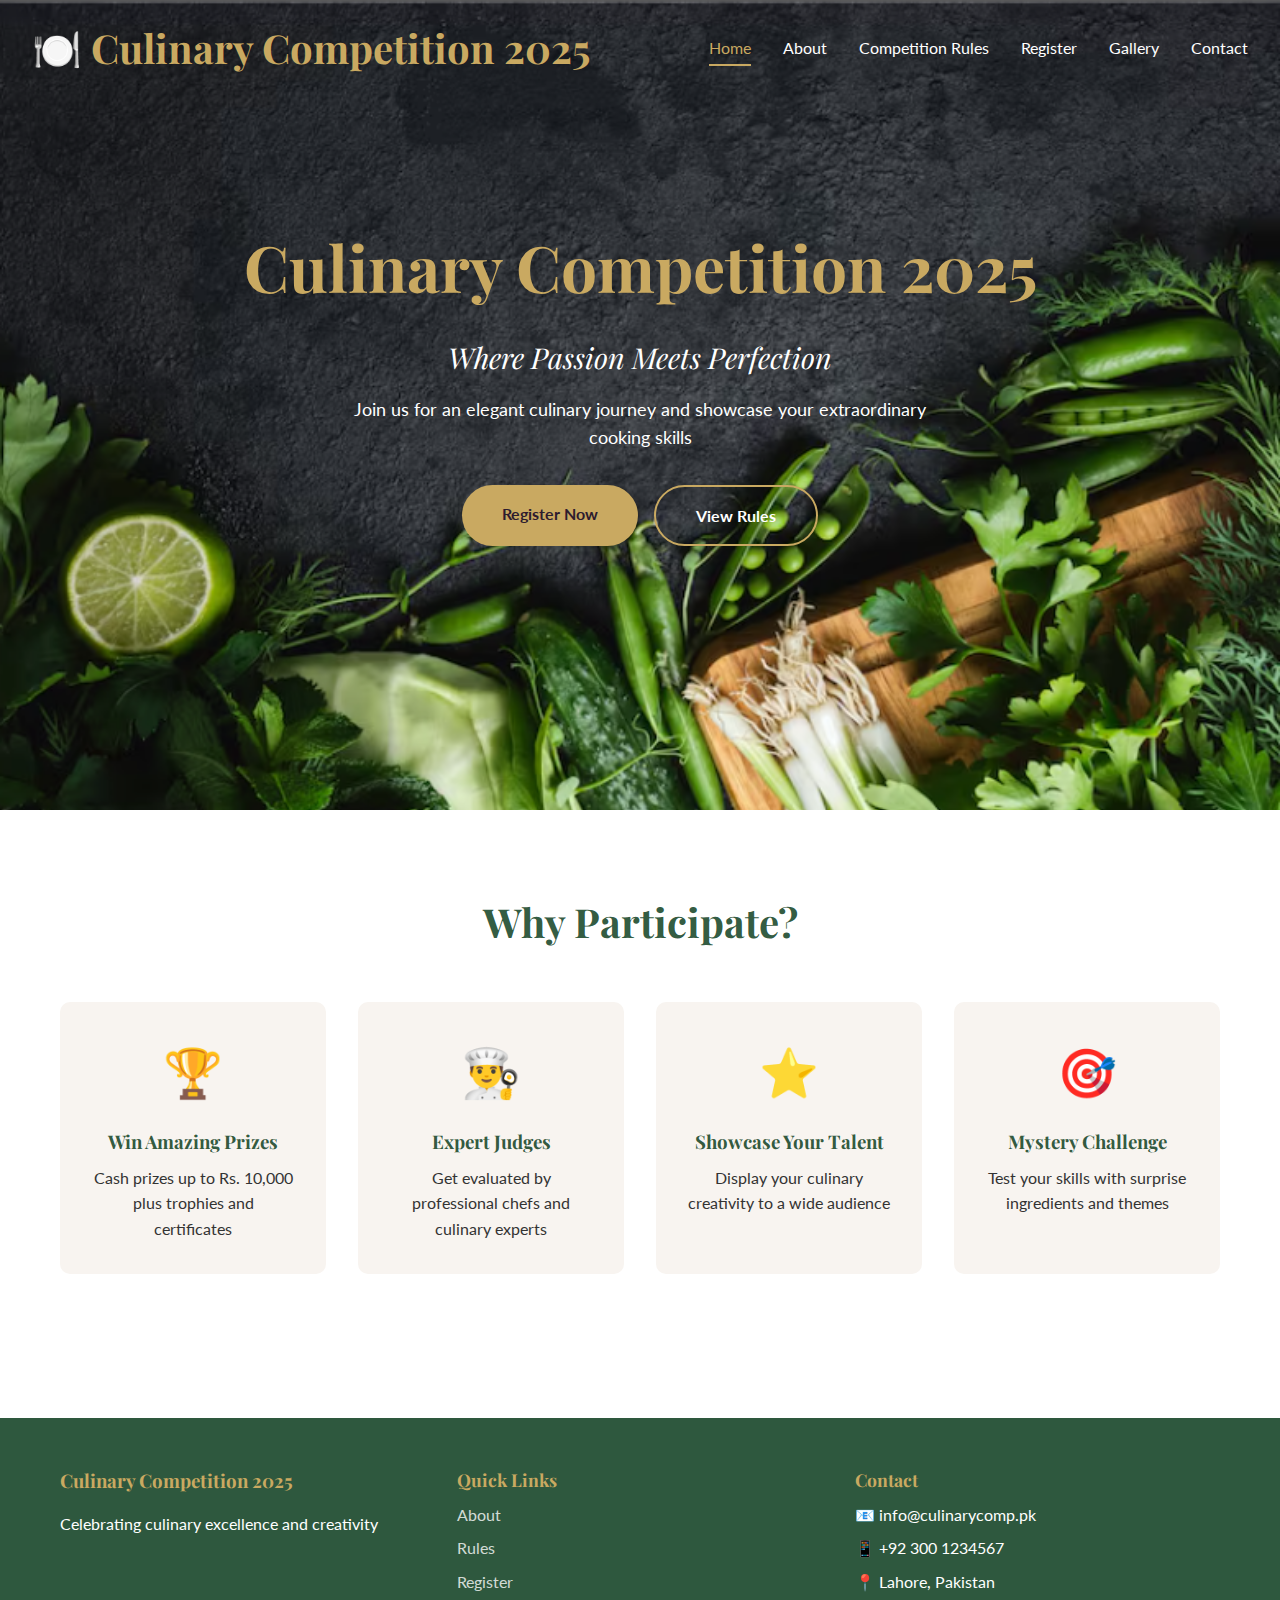
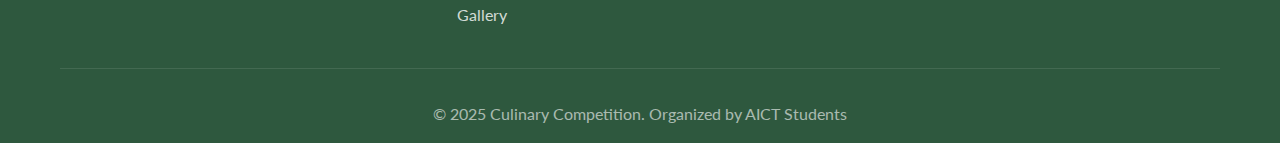
<file: index.html>
<!DOCTYPE html>
<html lang="en">
<head>
    <meta charset="UTF-8">
    <meta name="viewport" content="width=device-width, initial-scale=1.0">
    <title>Culinary Competition 2025</title>
    <link href="https://fonts.googleapis.com/css2?family=Playfair+Display:wght@400;700&family=Lato:wght@300;400;700&display=swap" rel="stylesheet">
    <link rel="stylesheet" href="style.css">
</head>
<body>
    <header class="main-header">
        <nav class="navbar">
            <div class="logo">🍽️ Culinary Competition 2025</div>
            <div class="nav-links">
                <a href="index.html" class="active">Home</a>
                <a href="about.html">About</a>
                <a href="rules.html">Competition Rules</a>
                <a href="register.html">Register</a>
                <a href="gallery.html">Gallery</a>
                <a href="contact.html">Contact</a>
            </div>
        </nav>
    </header>

    <section class="hero">
        <div class="hero-overlay">
            <h1 class="hero-title">Culinary Competition 2025</h1>
            <p class="hero-subtitle">Where Passion Meets Perfection</p>
            <p class="hero-description">Join us for an elegant culinary journey and showcase your extraordinary cooking skills</p>
            <div class="hero-buttons">
                <a href="register.html" class="btn btn-primary">Register Now</a>
                <a href="rules.html" class="btn btn-secondary">View Rules</a>
            </div>
        </div>
    </section>

    <section class="highlights">
        <div class="container">
            <h2 class="section-title">Why Participate?</h2>
            <div class="highlights-grid">
                <div class="highlight-card">
                    <div class="icon">🏆</div>
                    <h3>Win Amazing Prizes</h3>
                    <p>Cash prizes up to Rs. 10,000 plus trophies and certificates</p>
                </div>
                <div class="highlight-card">
                    <div class="icon">👨‍🍳</div>
                    <h3>Expert Judges</h3>
                    <p>Get evaluated by professional chefs and culinary experts</p>
                </div>
                <div class="highlight-card">
                    <div class="icon">⭐</div>
                    <h3>Showcase Your Talent</h3>
                    <p>Display your culinary creativity to a wide audience</p>
                </div>
                <div class="highlight-card">
                    <div class="icon">🎯</div>
                    <h3>Mystery Challenge</h3>
                    <p>Test your skills with surprise ingredients and themes</p>
                </div>
            </div>
        </div>
    </section>

    <footer class="main-footer">
        <div class="container">
            <div class="footer-content">
                <div class="footer-section">
                    <h3>Culinary Competition 2025</h3>
                    <p>Celebrating culinary excellence and creativity</p>
                </div>
                <div class="footer-section">
                    <h4>Quick Links</h4>
                    <a href="about.html">About</a>
                    <a href="rules.html">Rules</a>
                    <a href="register.html">Register</a>
                    <a href="gallery.html">Gallery</a>
                </div>
                <div class="footer-section">
                    <h4>Contact</h4>
                    <p>📧 info@culinarycomp.pk</p>
                    <p>📱 +92 300 1234567</p>
                    <p>📍 Lahore, Pakistan</p>
                </div>
            </div>
            <div class="footer-bottom">
                <p>&copy; 2025 Culinary Competition. Organized by AICT Students</p>
            </div>
        </div>
    </footer>
</body>
</html>
</file>
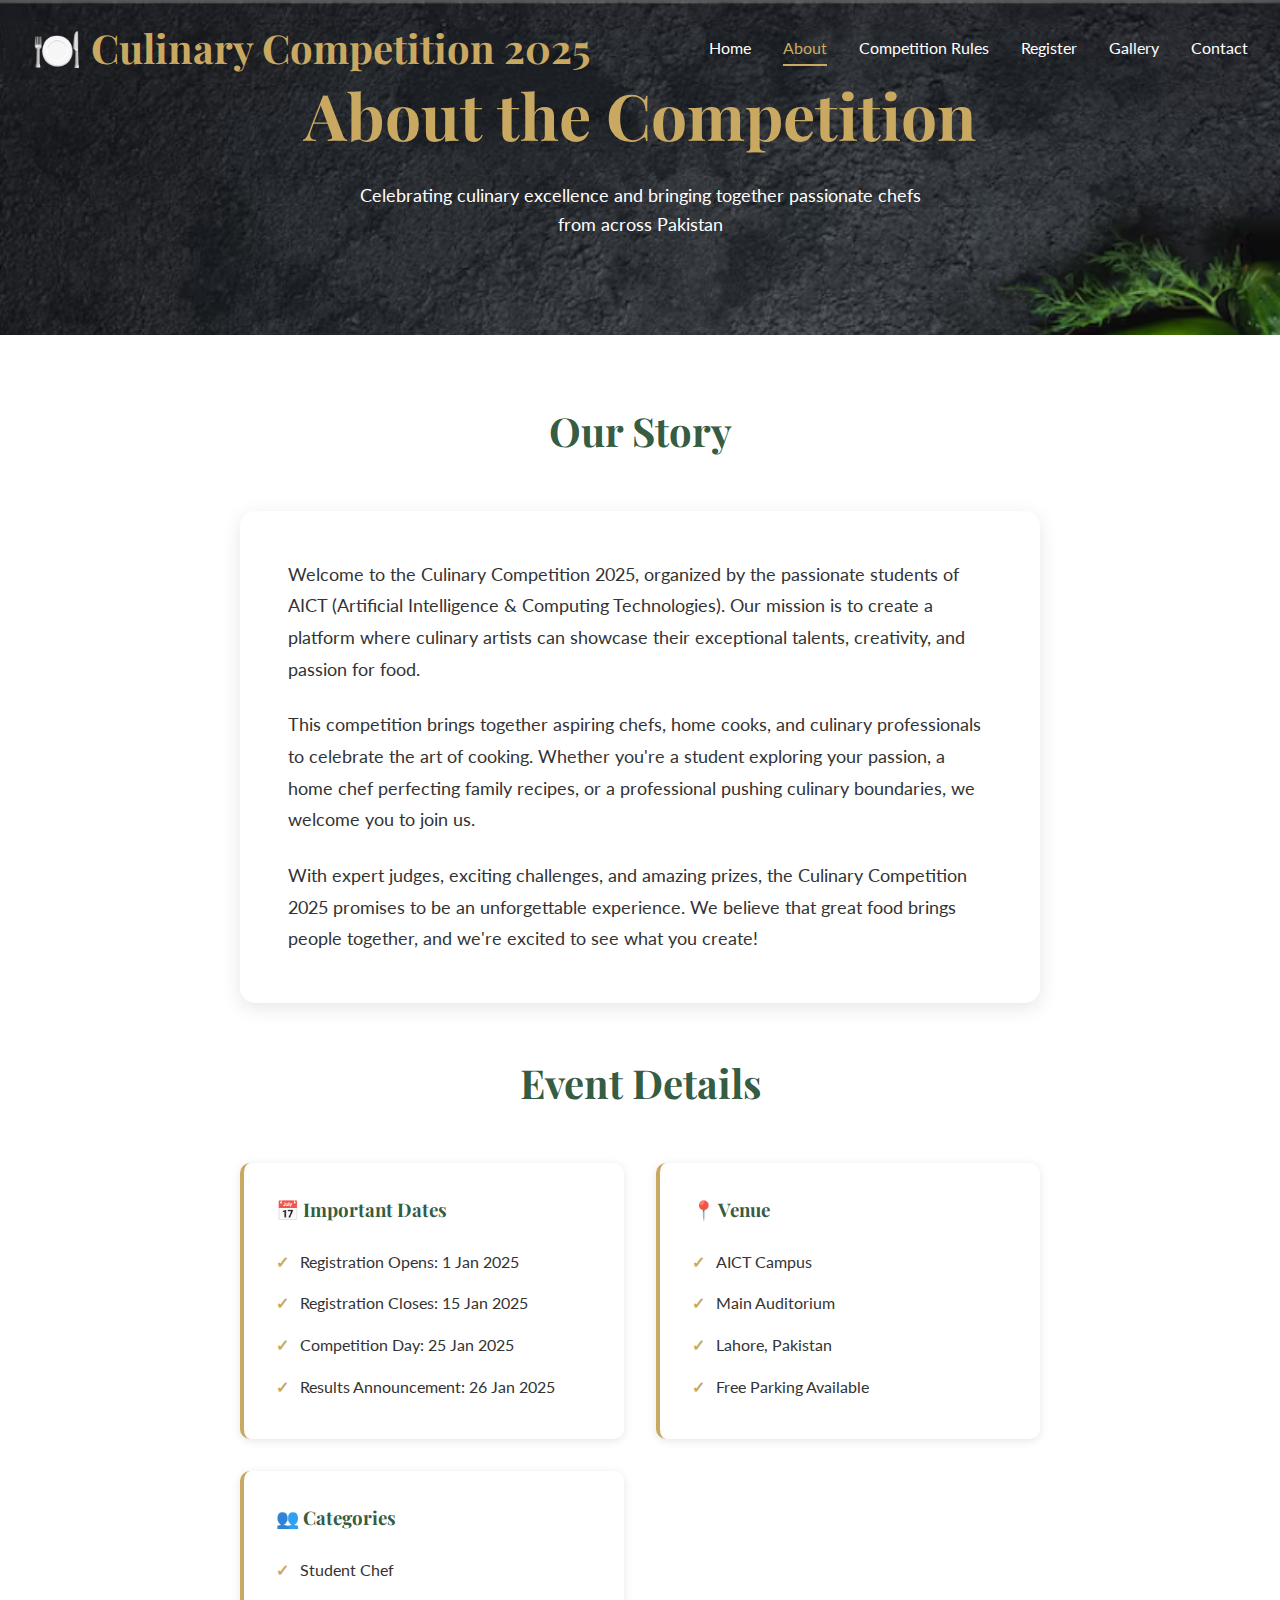
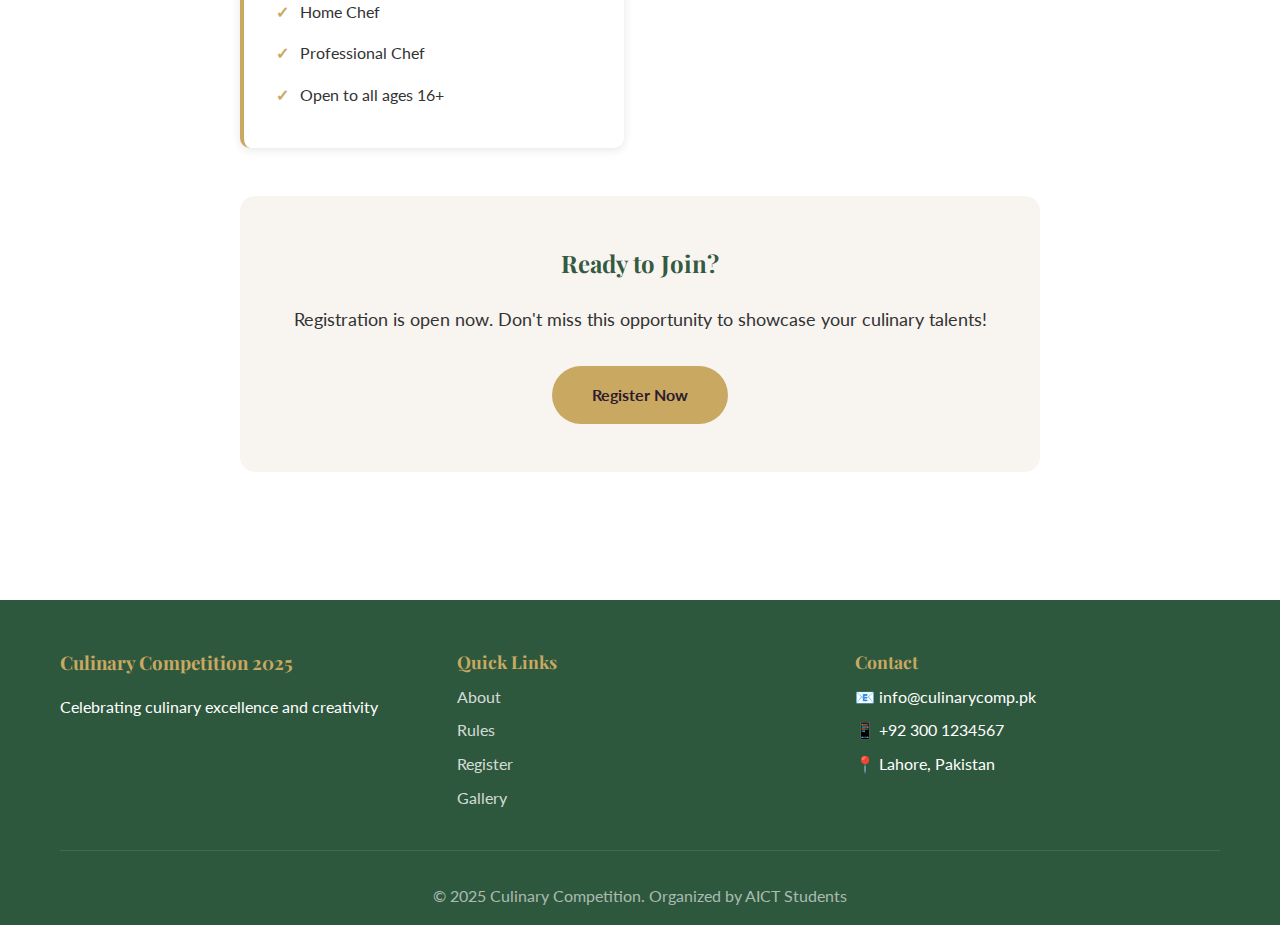
<file: about.html>
<!DOCTYPE html>
<html lang="en">
<head>
    <meta charset="UTF-8">
    <meta name="viewport" content="width=device-width, initial-scale=1.0">
    <title>About - Culinary Competition 2025</title>
    <link href="https://fonts.googleapis.com/css2?family=Playfair+Display:wght@400;700&family=Lato:wght@300;400;700&display=swap" rel="stylesheet">
    <link rel="stylesheet" href="style.css">
</head>
<body>
    <header class="main-header">
        <nav class="navbar">
            <div class="logo">🍽️ Culinary Competition 2025</div>
            <div class="nav-links">
                <a href="index.html">Home</a>
                <a href="about.html" class="active">About</a>
                <a href="rules.html">Competition Rules</a>
                <a href="register.html">Register</a>
                <a href="gallery.html">Gallery</a>
                <a href="contact.html">Contact</a>
            </div>
        </nav>
    </header>

    <section class="hero rules-hero">
        <div class="hero-overlay">
            <h1 class="hero-title">About the Competition</h1>
            <p class="hero-description">Celebrating culinary excellence and bringing together passionate chefs from across Pakistan</p>
        </div>
    </section>

    <section class="rules-content">
        <div class="container">
            <div style="max-width: 800px; margin: 0 auto;">
                <h2 class="section-title">Our Story</h2>
                <div style="background: white; padding: 3rem; border-radius: 15px; box-shadow: 0 5px 20px rgba(0,0,0,0.1); margin-bottom: 3rem;">
                    <p style="font-size: 1.1rem; line-height: 1.8; margin-bottom: 1.5rem;">
                        Welcome to the Culinary Competition 2025, organized by the passionate students of AICT (Artificial Intelligence & Computing Technologies). Our mission is to create a platform where culinary artists can showcase their exceptional talents, creativity, and passion for food.
                    </p>
                    <p style="font-size: 1.1rem; line-height: 1.8; margin-bottom: 1.5rem;">
                        This competition brings together aspiring chefs, home cooks, and culinary professionals to celebrate the art of cooking. Whether you're a student exploring your passion, a home chef perfecting family recipes, or a professional pushing culinary boundaries, we welcome you to join us.
                    </p>
                    <p style="font-size: 1.1rem; line-height: 1.8;">
                        With expert judges, exciting challenges, and amazing prizes, the Culinary Competition 2025 promises to be an unforgettable experience. We believe that great food brings people together, and we're excited to see what you create!
                    </p>
                </div>

                <h2 class="section-title">Event Details</h2>
                <div class="rules-grid">
                    <div class="rule-card">
                        <h3>📅 Important Dates</h3>
                        <ul>
                            <li>Registration Opens: 1 Jan 2025</li>
                            <li>Registration Closes: 15 Jan 2025</li>
                            <li>Competition Day: 25 Jan 2025</li>
                            <li>Results Announcement: 26 Jan 2025</li>
                        </ul>
                    </div>
                    <div class="rule-card">
                        <h3>📍 Venue</h3>
                        <ul>
                            <li>AICT Campus</li>
                            <li>Main Auditorium</li>
                            <li>Lahore, Pakistan</li>
                            <li>Free Parking Available</li>
                        </ul>
                    </div>
                    <div class="rule-card">
                        <h3>👥 Categories</h3>
                        <ul>
                            <li>Student Chef</li>
                            <li>Home Chef</li>
                            <li>Professional Chef</li>
                            <li>Open to all ages 16+</li>
                        </ul>
                    </div>
                </div>

                <div style="background: var(--light); padding: 3rem; border-radius: 15px; margin-top: 3rem; text-align: center;">
                    <h2 style="color: var(--primary); margin-bottom: 1.5rem;">Ready to Join?</h2>
                    <p style="font-size: 1.1rem; margin-bottom: 2rem;">Registration is open now. Don't miss this opportunity to showcase your culinary talents!</p>
                    <a href="register.html" class="btn btn-primary">Register Now</a>
                </div>
            </div>
        </div>
    </section>

    <footer class="main-footer">
        <div class="container">
            <div class="footer-content">
                <div class="footer-section">
                    <h3>Culinary Competition 2025</h3>
                    <p>Celebrating culinary excellence and creativity</p>
                </div>
                <div class="footer-section">
                    <h4>Quick Links</h4>
                    <a href="about.html">About</a>
                    <a href="rules.html">Rules</a>
                    <a href="register.html">Register</a>
                    <a href="gallery.html">Gallery</a>
                </div>
                <div class="footer-section">
                    <h4>Contact</h4>
                    <p>📧 info@culinarycomp.pk</p>
                    <p>📱 +92 300 1234567</p>
                    <p>📍 Lahore, Pakistan</p>
                </div>
            </div>
            <div class="footer-bottom">
                <p>&copy; 2025 Culinary Competition. Organized by AICT Students</p>
            </div>
        </div>
    </footer>
</body>
</html>
</file>
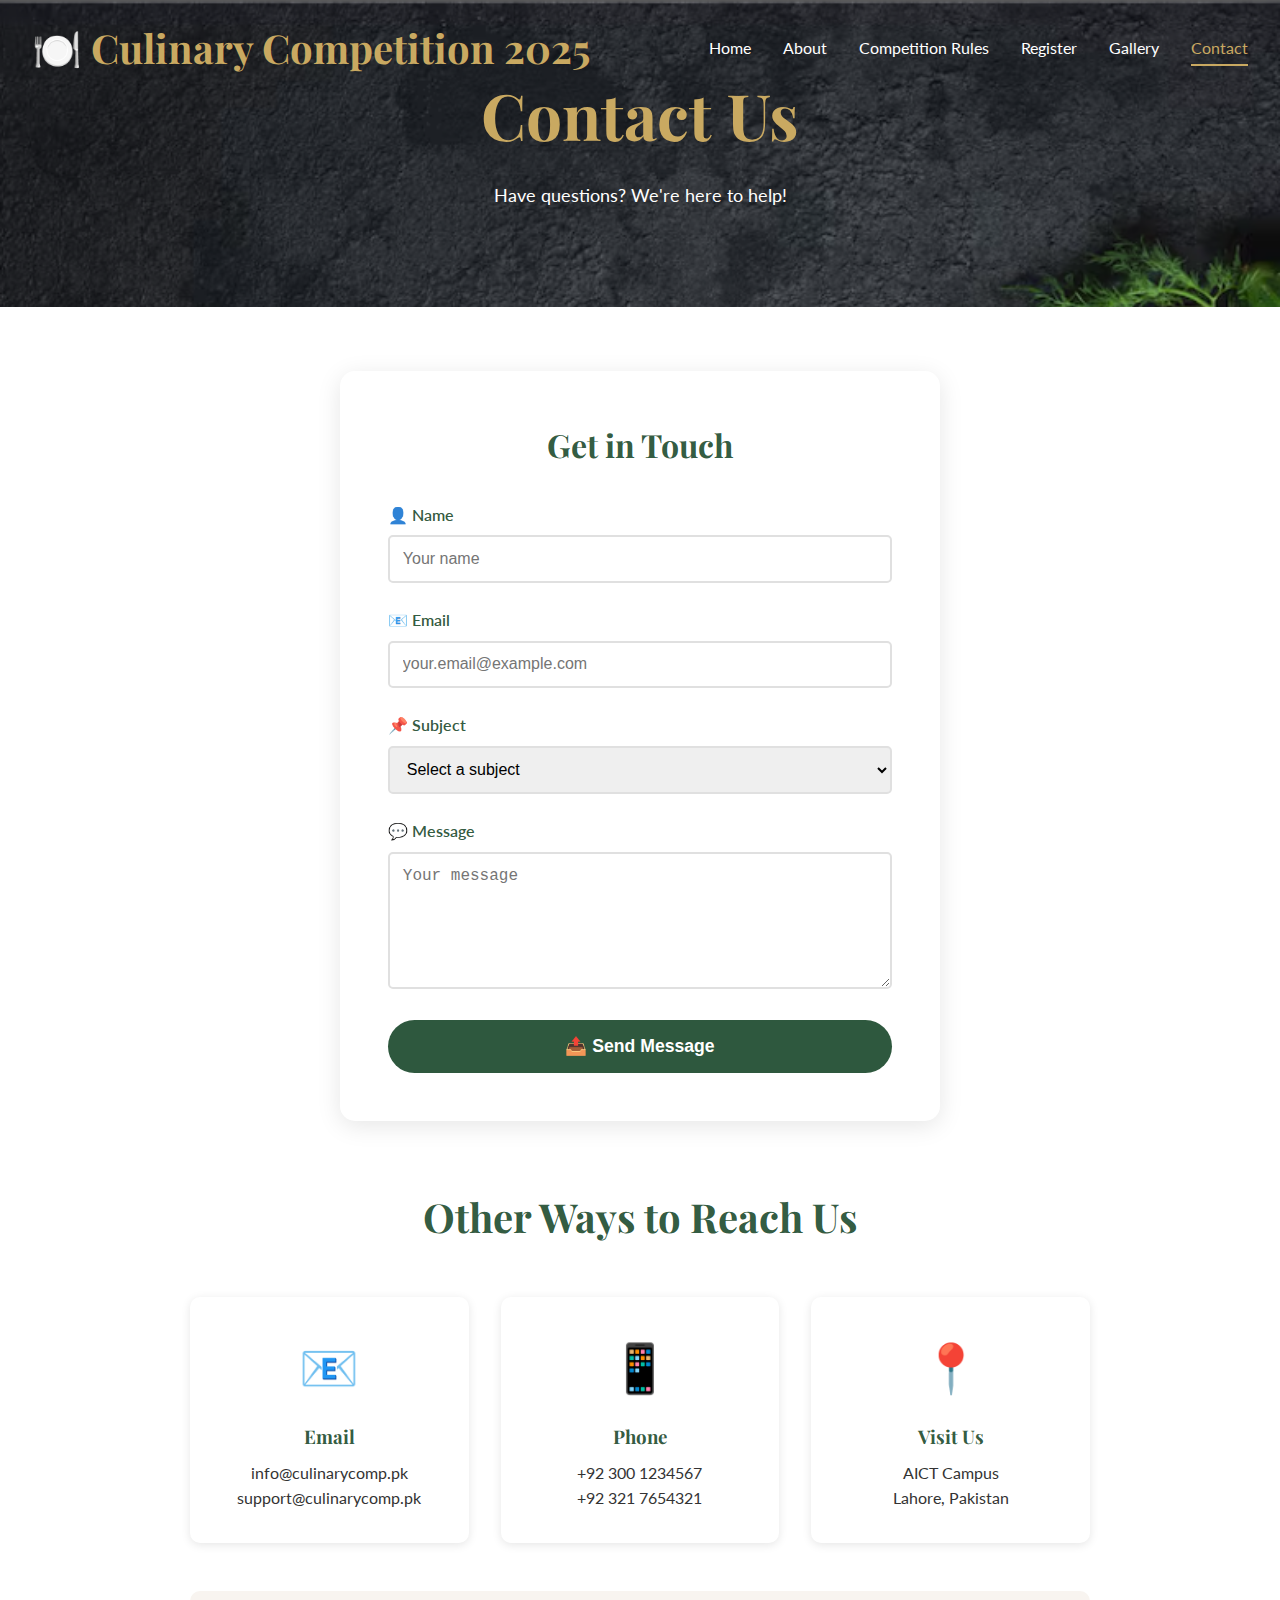
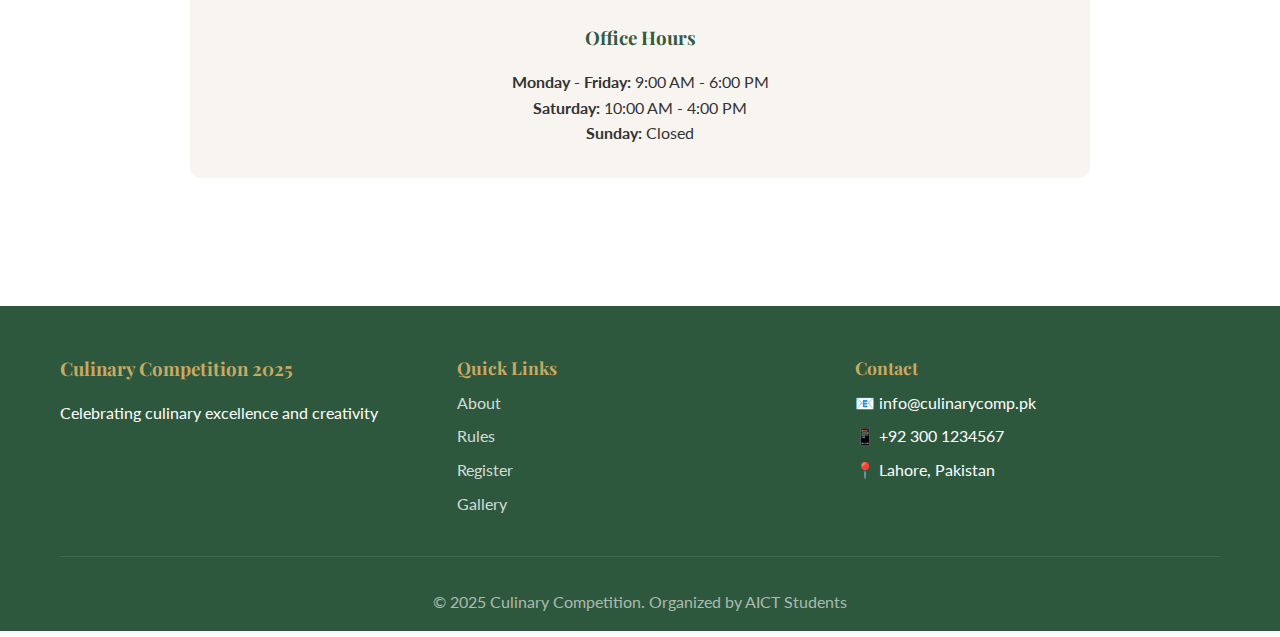
<file: contact.html>
<!DOCTYPE html>
<html lang="en">
<head>
    <meta charset="UTF-8">
    <meta name="viewport" content="width=device-width, initial-scale=1.0">
    <title>Contact Us - Culinary Competition 2025</title>
    <link href="https://fonts.googleapis.com/css2?family=Playfair+Display:wght@400;700&family=Lato:wght@300;400;700&display=swap" rel="stylesheet">
    <link rel="stylesheet" href="style.css">
</head>
<body>
    <header class="main-header">
        <nav class="navbar">
            <div class="logo">🍽️ Culinary Competition 2025</div>
            <div class="nav-links">
                <a href="index.html">Home</a>
                <a href="about.html">About</a>
                <a href="rules.html">Competition Rules</a>
                <a href="register.html">Register</a>
                <a href="gallery.html">Gallery</a>
                <a href="contact.html" class="active">Contact</a>
            </div>
        </nav>
    </header>

    <section class="hero rules-hero">
        <div class="hero-overlay">
            <h1 class="hero-title">Contact Us</h1>
            <p class="hero-description">Have questions? We're here to help!</p>
        </div>
    </section>

    <section class="contact-section">
        <div class="container">
            <div class="contact-container">
                <h1>Get in Touch</h1>
                <form id="contactForm">
                    <div class="form-group">
                        <label for="name">👤 Name</label>
                        <input type="text" id="name" name="name" placeholder="Your name" required>
                    </div>

                    <div class="form-group">
                        <label for="email">📧 Email</label>
                        <input type="email" id="email" name="email" placeholder="your.email@example.com" required>
                    </div>

                    <div class="form-group">
                        <label for="subject">📌 Subject</label>
                        <select id="subject" name="subject" required>
                            <option value="">Select a subject</option>
                            <option value="registration">Registration Query</option>
                            <option value="rules">Competition Rules</option>
                            <option value="venue">Venue Information</option>
                            <option value="prizes">Prize Details</option>
                            <option value="other">Other</option>
                        </select>
                    </div>

                    <div class="form-group">
                        <label for="message">💬 Message</label>
                        <textarea id="message" name="message" rows="6" placeholder="Your message" required></textarea>
                    </div>

                    <button type="submit" class="submit-btn">📤 Send Message</button>
                </form>

                <div id="successMsg" style="display: none; margin-top: 2rem; padding: 1.5rem; background: #d4edda; border-radius: 10px; text-align: center;">
                    <h3 style="color: #155724; margin-bottom: 0.5rem;">✅ Message Sent!</h3>
                    <p style="color: #155724;">We'll get back to you within 24 hours.</p>
                </div>
            </div>

            <div style="max-width: 900px; margin: 4rem auto 0;">
                <h2 class="section-title">Other Ways to Reach Us</h2>
                <div style="display: grid; grid-template-columns: repeat(auto-fit, minmax(250px, 1fr)); gap: 2rem; margin-top: 2rem;">
                    <div style="background: white; padding: 2rem; border-radius: 10px; text-align: center; box-shadow: 0 2px 10px rgba(0,0,0,0.1);">
                        <div style="font-size: 3rem; margin-bottom: 1rem;">📧</div>
                        <h3 style="color: var(--primary); margin-bottom: 0.5rem;">Email</h3>
                        <p>info@culinarycomp.pk</p>
                        <p>support@culinarycomp.pk</p>
                    </div>

                    <div style="background: white; padding: 2rem; border-radius: 10px; text-align: center; box-shadow: 0 2px 10px rgba(0,0,0,0.1);">
                        <div style="font-size: 3rem; margin-bottom: 1rem;">📱</div>
                        <h3 style="color: var(--primary); margin-bottom: 0.5rem;">Phone</h3>
                        <p>+92 300 1234567</p>
                        <p>+92 321 7654321</p>
                    </div>

                    <div style="background: white; padding: 2rem; border-radius: 10px; text-align: center; box-shadow: 0 2px 10px rgba(0,0,0,0.1);">
                        <div style="font-size: 3rem; margin-bottom: 1rem;">📍</div>
                        <h3 style="color: var(--primary); margin-bottom: 0.5rem;">Visit Us</h3>
                        <p>AICT Campus</p>
                        <p>Lahore, Pakistan</p>
                    </div>
                </div>

                <div style="background: var(--light); padding: 2rem; border-radius: 10px; margin-top: 3rem; text-align: center;">
                    <h3 style="color: var(--primary); margin-bottom: 1rem;">Office Hours</h3>
                    <p><strong>Monday - Friday:</strong> 9:00 AM - 6:00 PM</p>
                    <p><strong>Saturday:</strong> 10:00 AM - 4:00 PM</p>
                    <p><strong>Sunday:</strong> Closed</p>
                </div>
            </div>
        </div>
    </section>

    <footer class="main-footer">
        <div class="container">
            <div class="footer-content">
                <div class="footer-section">
                    <h3>Culinary Competition 2025</h3>
                    <p>Celebrating culinary excellence and creativity</p>
                </div>
                <div class="footer-section">
                    <h4>Quick Links</h4>
                    <a href="about.html">About</a>
                    <a href="rules.html">Rules</a>
                    <a href="register.html">Register</a>
                    <a href="gallery.html">Gallery</a>
                </div>
                <div class="footer-section">
                    <h4>Contact</h4>
                    <p>📧 info@culinarycomp.pk</p>
                    <p>📱 +92 300 1234567</p>
                    <p>📍 Lahore, Pakistan</p>
                </div>
            </div>
            <div class="footer-bottom">
                <p>&copy; 2025 Culinary Competition. Organized by AICT Students</p>
            </div>
        </div>
    </footer>

    <script>
        document.getElementById('contactForm').addEventListener('submit', function(e) {
            e.preventDefault();
            
            // Show success message
            document.getElementById('successMsg').style.display = 'block';
            
            // Scroll to message
            document.getElementById('successMsg').scrollIntoView({ behavior: 'smooth', block: 'center' });
            
            // Reset form after 2 seconds
            setTimeout(() => {
                this.reset();
            }, 2000);
        });
    </script>
</body>
</html>
</file>
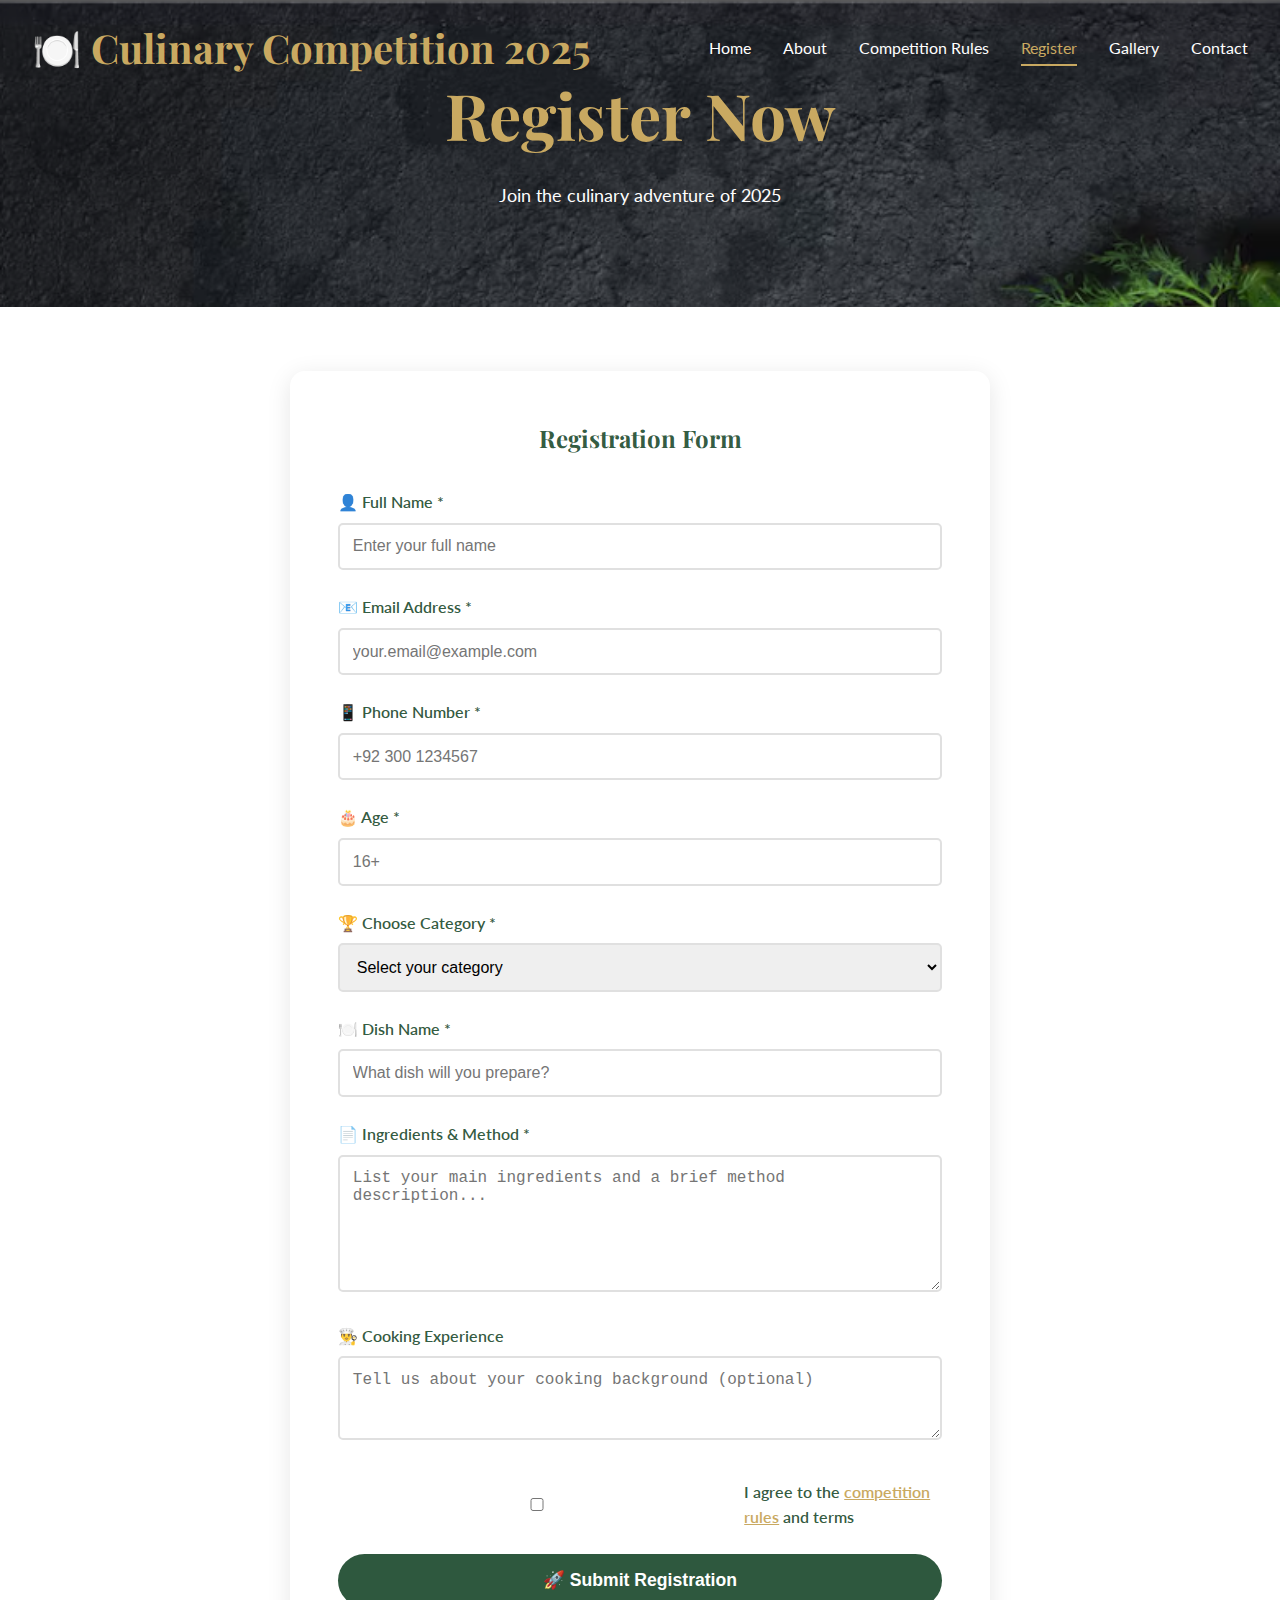
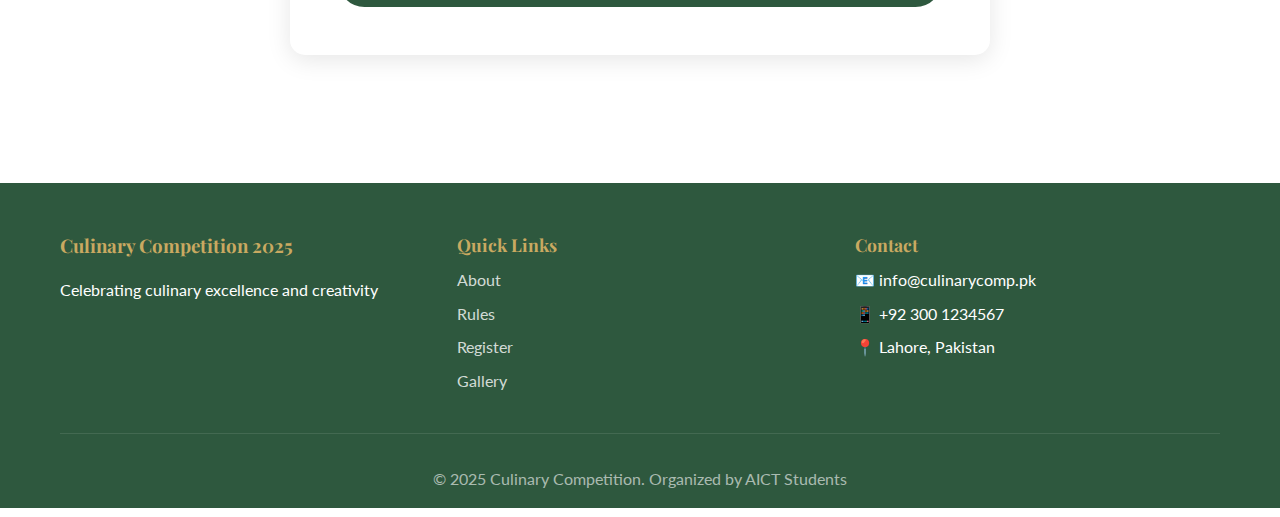
<file: register.html>
<!DOCTYPE html>
<html lang="en">
<head>
    <meta charset="UTF-8">
    <meta name="viewport" content="width=device-width, initial-scale=1.0">
    <title>Register - Culinary Competition 2025</title>
    <link href="https://fonts.googleapis.com/css2?family=Playfair+Display:wght@400;700&family=Lato:wght@300;400;700&display=swap" rel="stylesheet">
    <link rel="stylesheet" href="style.css">
</head>
<body>
    <header class="main-header">
        <nav class="navbar">
            <div class="logo">🍽️ Culinary Competition 2025</div>
            <div class="nav-links">
                <a href="index.html">Home</a>
                <a href="about.html">About</a>
                <a href="rules.html">Competition Rules</a>
                <a href="register.html" class="active">Register</a>
                <a href="gallery.html">Gallery</a>
                <a href="contact.html">Contact</a>
            </div>
        </nav>
    </header>

    <section class="hero rules-hero">
        <div class="hero-overlay">
            <h1 class="hero-title">Register Now</h1>
            <p class="hero-description">Join the culinary adventure of 2025</p>
        </div>
    </section>

    <section class="register-section">
        <div class="container">
            <div class="form-container">
                <h2 style="text-align: center; color: var(--primary); margin-bottom: 2rem;">Registration Form</h2>
                <form id="registrationForm">
                    <div class="form-group">
                        <label for="fullname">👤 Full Name *</label>
                        <input type="text" id="fullname" name="fullname" placeholder="Enter your full name" required>
                    </div>

                    <div class="form-group">
                        <label for="email">📧 Email Address *</label>
                        <input type="email" id="email" name="email" placeholder="your.email@example.com" required>
                    </div>

                    <div class="form-group">
                        <label for="phone">📱 Phone Number *</label>
                        <input type="tel" id="phone" name="phone" placeholder="+92 300 1234567" required>
                    </div>

                    <div class="form-group">
                        <label for="age">🎂 Age *</label>
                        <input type="number" id="age" name="age" placeholder="16+" min="16" required>
                    </div>

                    <div class="form-group">
                        <label for="category">🏆 Choose Category *</label>
                        <select id="category" name="category" required>
                            <option value="">Select your category</option>
                            <option value="student">Student Chef (16-25 years)</option>
                            <option value="home">Home Chef (Amateur)</option>
                            <option value="professional">Professional Chef</option>
                        </select>
                    </div>

                    <div class="form-group">
                        <label for="dish">🍽️ Dish Name *</label>
                        <input type="text" id="dish" name="dish" placeholder="What dish will you prepare?" required>
                    </div>

                    <div class="form-group">
                        <label for="ingredients">📄 Ingredients & Method *</label>
                        <textarea id="ingredients" name="ingredients" rows="6" placeholder="List your main ingredients and a brief method description..." required></textarea>
                    </div>

                    <div class="form-group">
                        <label for="experience">👨‍🍳 Cooking Experience</label>
                        <textarea id="experience" name="experience" rows="3" placeholder="Tell us about your cooking background (optional)"></textarea>
                    </div>
                    <div class="form-group" style="margin-top: 2rem;">
                        <label style="display: flex; align-items: center; gap: 0.5rem; cursor: pointer;">
                            <input type="checkbox" required>
                            <span>I agree to the <a href="rules.html" style="color: var(--accent);">competition rules</a> and terms</span>
                        </label>
                    </div>

                    <button type="submit" class="submit-btn">🚀 Submit Registration</button>
                </form>

                <div id="successMessage" style="display: none; margin-top: 2rem; padding: 1.5rem; background: #d4edda; border-radius: 10px; text-align: center;">
                    <h3 style="color: #155724; margin-bottom: 0.5rem;">✅ Registration Successful!</h3>
                    <p style="color: #155724;">Thank you for registering. We'll contact you soon with more details.</p>
                </div>
            </div>
        </div>
    </section>

    <footer class="main-footer">
        <div class="container">
            <div class="footer-content">
                <div class="footer-section">
                    <h3>Culinary Competition 2025</h3>
                    <p>Celebrating culinary excellence and creativity</p>
                </div>
                <div class="footer-section">
                    <h4>Quick Links</h4>
                    <a href="about.html">About</a>
                    <a href="rules.html">Rules</a>
                    <a href="register.html">Register</a>
                    <a href="gallery.html">Gallery</a>
                </div>
                <div class="footer-section">
                    <h4>Contact</h4>
                    <p>📧 info@culinarycomp.pk</p>
                    <p>📱 +92 300 1234567</p>
                    <p>📍 Lahore, Pakistan</p>
                </div>
            </div>
            <div class="footer-bottom">
                <p>&copy; 2025 Culinary Competition. Organized by AICT Students</p>
            </div>
        </div>
    </footer>

    <script>
        // Image Preview
        document.getElementById('dishPhoto').addEventListener('change', function(e) {
            const file = e.target.files[0];
            const preview = document.getElementById('previewImage');
            const label = document.querySelector('.file-upload-label');
            
            if (file) {
                const reader = new FileReader();
                reader.onload = function(e) {
                    preview.src = e.target.result;
                    preview.classList.add('show');
                    label.textContent = '✅ Image Selected';
                    label.style.background = 'var(--accent)';
                    label.style.color = 'white';
                }
                reader.readAsDataURL(file);
            }
        });

        // Form Submission
        document.getElementById('registrationForm').addEventListener('submit', function(e) {
            e.preventDefault();
            
            // Show success message
            document.getElementById('successMessage').style.display = 'block';
            
            // Scroll to success message
            document.getElementById('successMessage').scrollIntoView({ behavior: 'smooth', block: 'center' });
            
            // Reset form after 2 seconds
            setTimeout(() => {
                this.reset();
                document.getElementById('previewImage').classList.remove('show');
                document.querySelector('.file-upload-label').textContent = '📁 Choose Image';
                document.querySelector('.file-upload-label').style.background = '';
                document.querySelector('.file-upload-label').style.color = '';
            }, 2000);
        });
    </script>
</body>
</html>
</file>
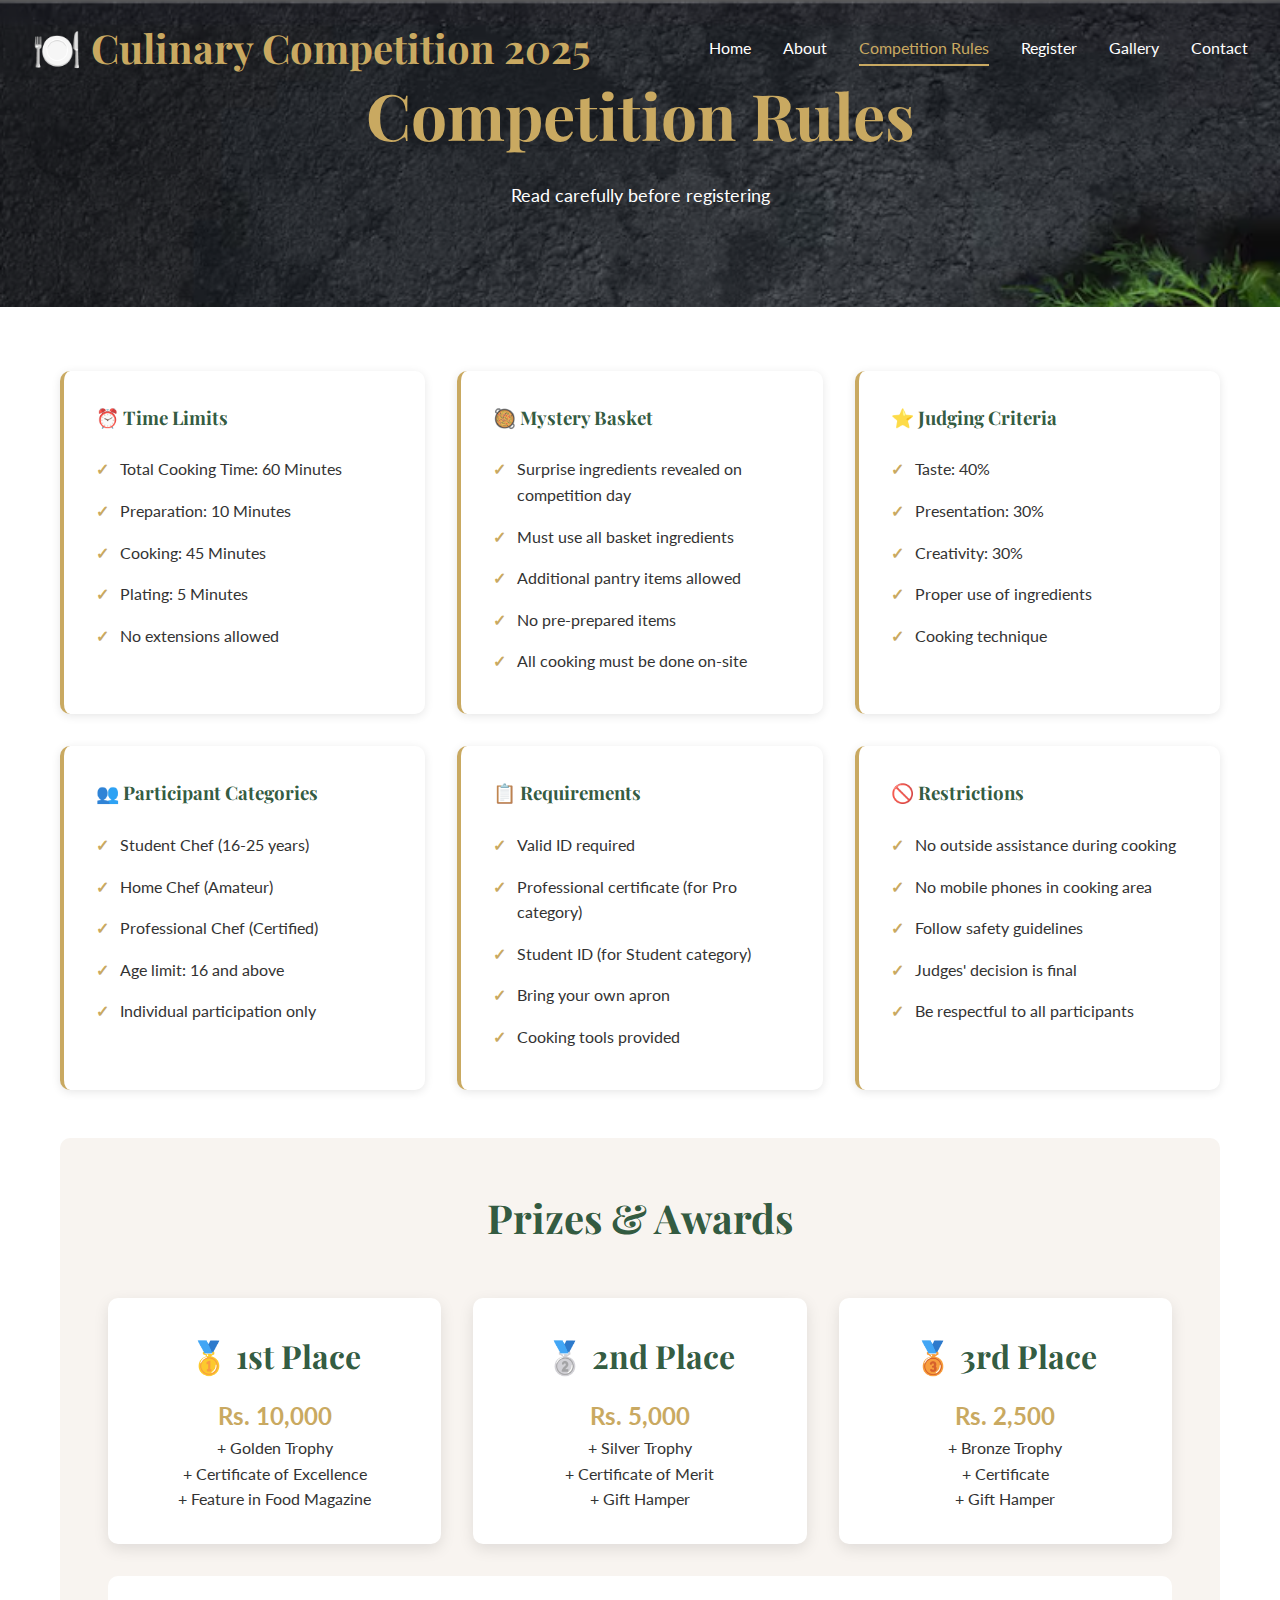
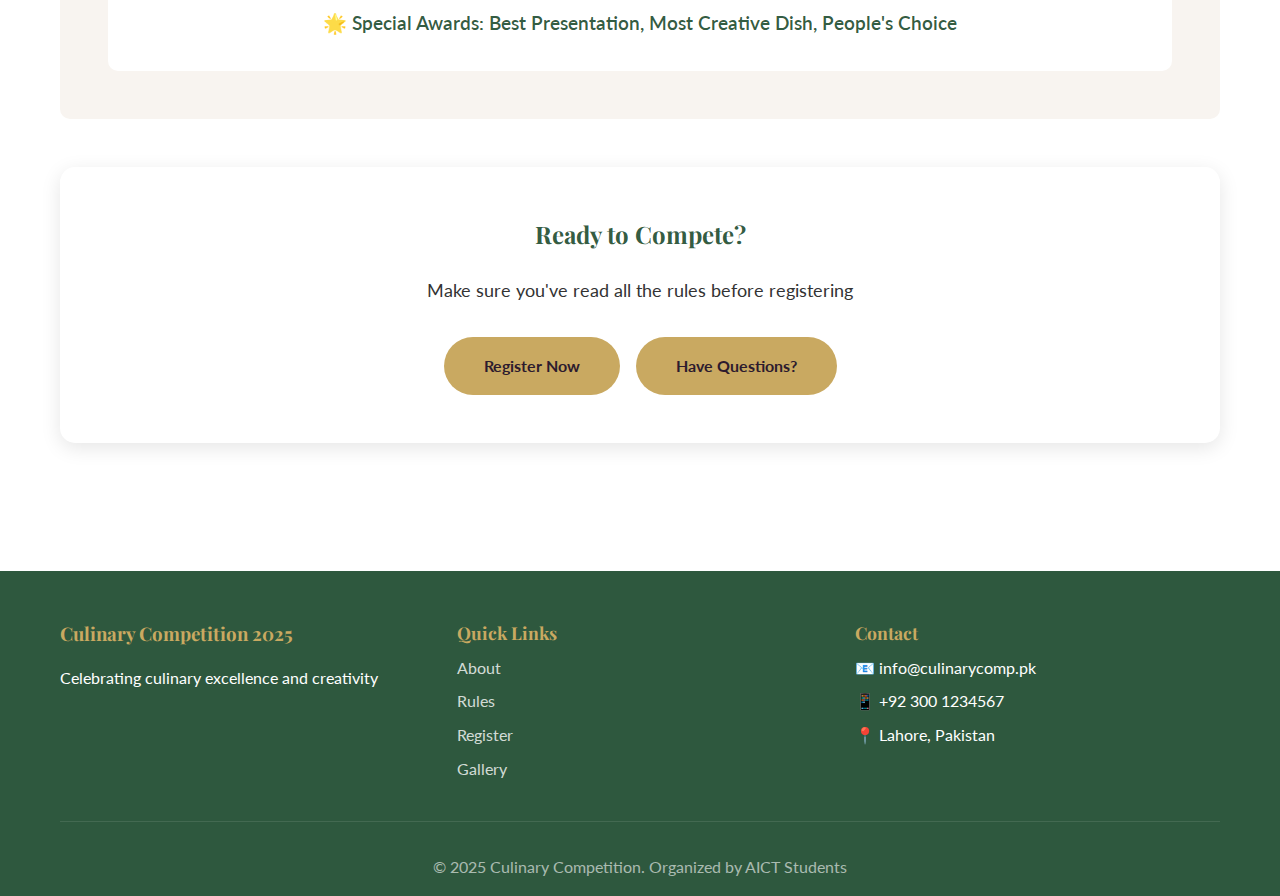
<file: rules.html>
<!DOCTYPE html>
<html lang="en">
<head>
    <meta charset="UTF-8">
    <meta name="viewport" content="width=device-width, initial-scale=1.0">
    <title>Competition Rules - Culinary Competition 2025</title>
    <link href="https://fonts.googleapis.com/css2?family=Playfair+Display:wght@400;700&family=Lato:wght@300;400;700&display=swap" rel="stylesheet">
    <link rel="stylesheet" href="style.css">
</head>
<body>
    <header class="main-header">
        <nav class="navbar">
            <div class="logo">🍽️ Culinary Competition 2025</div>
            <div class="nav-links">
                <a href="index.html">Home</a>
                <a href="about.html">About</a>
                <a href="rules.html" class="active">Competition Rules</a>
                <a href="register.html">Register</a>
                <a href="gallery.html">Gallery</a>
                <a href="contact.html">Contact</a>
            </div>
        </nav>
    </header>

    <section class="hero rules-hero">
        <div class="hero-overlay">
            <h1 class="hero-title">Competition Rules</h1>
            <p class="hero-description">Read carefully before registering</p>
        </div>
    </section>

    <section class="rules-content">
        <div class="container">
            <div class="rules-grid">
                <div class="rule-card">
                    <h3>⏰ Time Limits</h3>
                    <ul>
                        <li>Total Cooking Time: 60 Minutes</li>
                        <li>Preparation: 10 Minutes</li>
                        <li>Cooking: 45 Minutes</li>
                        <li>Plating: 5 Minutes</li>
                        <li>No extensions allowed</li>
                    </ul>
                </div>

                <div class="rule-card">
                    <h3>🥘 Mystery Basket</h3>
                    <ul>
                        <li>Surprise ingredients revealed on competition day</li>
                        <li>Must use all basket ingredients</li>
                        <li>Additional pantry items allowed</li>
                        <li>No pre-prepared items</li>
                        <li>All cooking must be done on-site</li>
                    </ul>
                </div>

                <div class="rule-card">
                    <h3>⭐ Judging Criteria</h3>
                    <ul>
                        <li>Taste: 40%</li>
                        <li>Presentation: 30%</li>
                        <li>Creativity: 30%</li>
                        <li>Proper use of ingredients</li>
                        <li>Cooking technique</li>
                    </ul>
                </div>

                <div class="rule-card">
                    <h3>👥 Participant Categories</h3>
                    <ul>
                        <li>Student Chef (16-25 years)</li>
                        <li>Home Chef (Amateur)</li>
                        <li>Professional Chef (Certified)</li>
                        <li>Age limit: 16 and above</li>
                        <li>Individual participation only</li>
                    </ul>
                </div>

                <div class="rule-card">
                    <h3>📋 Requirements</h3>
                    <ul>
                        <li>Valid ID required</li>
                        <li>Professional certificate (for Pro category)</li>
                        <li>Student ID (for Student category)</li>
                        <li>Bring your own apron</li>
                        <li>Cooking tools provided</li>
                    </ul>
                </div>

                <div class="rule-card">
                    <h3>🚫 Restrictions</h3>
                    <ul>
                        <li>No outside assistance during cooking</li>
                        <li>No mobile phones in cooking area</li>
                        <li>Follow safety guidelines</li>
                        <li>Judges' decision is final</li>
                        <li>Be respectful to all participants</li>
                    </ul>
                </div>
            </div>

            <div class="prizes-showcase">
                <h2 class="section-title">Prizes & Awards</h2>
                <div class="prizes-grid">
                    <div class="prize-card">
                        <h3>🥇 1st Place</h3>
                        <p class="amount">Rs. 10,000</p>
                        <p>+ Golden Trophy</p>
                        <p>+ Certificate of Excellence</p>
                        <p>+ Feature in Food Magazine</p>
                    </div>
                    <div class="prize-card">
                        <h3>🥈 2nd Place</h3>
                        <p class="amount">Rs. 5,000</p>
                        <p>+ Silver Trophy</p>
                        <p>+ Certificate of Merit</p>
                        <p>+ Gift Hamper</p>
                    </div>
                    <div class="prize-card">
                        <h3>🥉 3rd Place</h3>
                        <p class="amount">Rs. 2,500</p>
                        <p>+ Bronze Trophy</p>
                        <p>+ Certificate</p>
                        <p>+ Gift Hamper</p>
                    </div>
                </div>
                <div style="text-align: center; margin-top: 2rem; padding: 2rem; background: white; border-radius: 10px;">
                    <p style="font-size: 1.2rem; color: var(--primary); font-weight: 600;">
                        🌟 Special Awards: Best Presentation, Most Creative Dish, People's Choice
                    </p>
                </div>
            </div>

            <div style="background: white; padding: 3rem; border-radius: 15px; margin-top: 3rem; text-align: center; box-shadow: 0 5px 20px rgba(0,0,0,0.1);">
                <h2 style="color: var(--primary); margin-bottom: 1.5rem;">Ready to Compete?</h2>
                <p style="font-size: 1.1rem; margin-bottom: 2rem;">Make sure you've read all the rules before registering</p>
                <div style="display: flex; gap: 1rem; justify-content: center; flex-wrap: wrap;">
                    <a href="register.html" class="btn btn-primary">Register Now</a>
                    <a href="contact.html" class="btn btn-primary">Have Questions?</a>
                </div>
            </div>
        </div>
    </section>

    <footer class="main-footer">
        <div class="container">
            <div class="footer-content">
                <div class="footer-section">
                    <h3>Culinary Competition 2025</h3>
                    <p>Celebrating culinary excellence and creativity</p>
                </div>
                <div class="footer-section">
                    <h4>Quick Links</h4>
                    <a href="about.html">About</a>
                    <a href="rules.html">Rules</a>
                    <a href="register.html">Register</a>
                    <a href="gallery.html">Gallery</a>
                </div>
                <div class="footer-section">
                    <h4>Contact</h4>
                    <p>📧 info@culinarycomp.pk</p>
                    <p>📱 +92 300 1234567</p>
                    <p>📍 Lahore, Pakistan</p>
                </div>
            </div>
            <div class="footer-bottom">
                <p>&copy; 2025 Culinary Competition. Organized by AICT Students</p>
            </div>
        </div>
    </footer>
</body>
</html>
</file>
<file: style.css>
/* ==================== GLOBAL STYLES ==================== */
* {
    margin: 0;
    padding: 0;
    box-sizing: border-box;
}

:root {
    --primary: rgba(23, 70, 41, 0.9);
    --secondary: rgba(23, 70, 41, 0.9);
    --accent: #c9a961;
    --light: #f8f4f0;
    --dark: #2d1b2e;
    --text: #333;
}

body {
    font-family: 'Lato', sans-serif;
    color: var(--text);
    line-height: 1.6;
}

h1, h2, h3, h4 {
    font-family: 'Playfair Display', serif;
    font-weight: 700;
}

.container {
    max-width: 1200px;
    margin: 0 auto;
    padding: 0 20px;
}

/* ==================== NAVIGATION ==================== */
.main-header {
    background: transparent;
    position: absolute;
    top: 0;
    width: 100%;
    z-index: 1000;
}
.navbar {
    display: flex;
    justify-content: space-between;
    align-items: center;
    padding: 1rem 2rem;
    max-width: 1400px;
    margin: 0 auto;
}
.logo {
    font-family: 'Playfair Display', serif;
    font-size: 2.5rem;
    font-weight: 700;
    color: var(--accent);
}
.nav-links {
    display: flex;
    gap: 2rem;
}
.nav-links a {
    color: white;
    text-decoration: none;
    font-weight: 400;
    transition: all 0.3s;
    position: relative;
}
.nav-links a:hover,
.nav-links a.active {
    color: var(--accent);
}
.nav-links a::after {
    content: '';
    position: absolute;
    bottom: -5px;
    left: 0;
    width: 0;
    height: 2px;
    background: var(--accent);
    transition: width 0.3s;
}
.nav-links a:hover::after,
.nav-links a.active::after {
    width: 100%;
}
/*           HERO SECTION                */
.hero {
    min-height: 90vh;
    background: url("back3.png");
    background-size: cover ;
    background-position: center top;
    display: flex;
    align-items: center;
    justify-content: center;
    text-align: center;
    position: relative;
}

.hero-overlay {
    color: white;
    padding: 2rem;
}

.hero-title {
    font-size: 4rem;
    margin-bottom: 1rem;
    color: var(--accent);
    animation: fadeInDown 1s;
}

.hero-subtitle {
    font-size: 1.8rem;
    font-family: 'Playfair Display', serif;
    font-style: italic;
    margin-bottom: 1rem;
    color: white;
}

.hero-description {
    font-size: 1.1rem;
    margin-bottom: 2rem;
    max-width: 600px;
    margin-left: auto;
    margin-right: auto;
}

.hero-buttons {
    display: flex;
    gap: 1rem;
    justify-content: center;
    margin-bottom: 3rem;
}

.btn {
    padding: 1rem 2.5rem;
    text-decoration: none;
    border-radius: 50px;
    font-weight: 700;
    transition: all 0.3s;
    cursor: pointer;
    border: none;
    font-size: 1rem;
    display: inline-block;
}

.btn-primary {
    background: var(--accent);
    color: var(--dark);
}

.btn-primary:hover {
    background: #d4b76f;
    transform: translateY(-2px);
    box-shadow: 0 5px 15px rgba(201, 169, 97, 0.4);
}

.btn-secondary {
    background: transparent;
    color: white;
    border: 2px solid var(--accent);
}

.btn-secondary:hover {
    background: var(--accent);
    color: var(--dark);
}

/* ==================== HIGHLIGHTS ==================== */
.highlights {
    padding: 5rem 0;
    background: white;
}

.section-title {
    text-align: center;
    font-size: 2.5rem;
    color: var(--primary);
    margin-bottom: 3rem;
}

.highlights-grid {
    display: grid;
    grid-template-columns: repeat(auto-fit, minmax(250px, 1fr));
    gap: 2rem;
}

.highlight-card {
    text-align: center;
    padding: 2rem;
    background: var(--light);
    border-radius: 10px;
    transition: all 0.3s;
}

.highlight-card:hover {
    transform: translateY(-10px);
    box-shadow: 0 10px 30px rgba(0,0,0,0.1);
}

.highlight-card .icon {
    font-size: 3rem;
    margin-bottom: 1rem;
}

.highlight-card h3 {
    color: var(--primary);
    margin-bottom: 0.5rem;
}

/* ==================== RULES PAGE ==================== */
.rules-hero {
    background: 
    url("back3.png");
    padding: 2rem 4rem;
    background-size: cover ;
    background-position: center top;
    min-height: 10vh; 
}

.rules-content {
    padding: 4rem 0;
}

.rules-grid {
    display: grid;
    grid-template-columns: repeat(auto-fit, minmax(300px, 1fr));
    gap: 2rem;
    margin-bottom: 3rem;
}

.rule-card {
    background: white;
    padding: 2rem;
    border-radius: 10px;
    box-shadow: 0 2px 10px rgba(0,0,0,0.1);
    border-left: 4px solid var(--accent);
}

.rule-card h3 {
    color: var(--primary);
    margin-bottom: 1rem;
}

.rule-card ul {
    list-style: none;
    padding-left: 0;
}

.rule-card li {
    padding: 0.5rem 0;
    padding-left: 1.5rem;
    position: relative;
}

.rule-card li::before {
    content: '✓';
    position: absolute;
    left: 0;
    color: var(--accent);
    font-weight: bold;
}

.prizes-showcase {
    background: var(--light);
    padding: 3rem;
    border-radius: 10px;
    margin-top: 3rem;
}

.prizes-grid {
    display: grid;
    grid-template-columns: repeat(auto-fit, minmax(250px, 1fr));
    gap: 2rem;
    margin-top: 2rem;
}

.prize-card {
    background: white;
    padding: 2rem;
    border-radius: 10px;
    text-align: center;
    box-shadow: 0 5px 15px rgba(0,0,0,0.1);
    transition: all 0.3s;
}

.prize-card:hover {
    transform: translateY(-5px);
}

.prize-card h3 {
    font-size: 2rem;
    margin-bottom: 1rem;
    color: var(--primary);
}

.prize-card .amount {
    font-size: 1.5rem;
    color: var(--accent);
    font-weight: 700;
}

/* ==================== REGISTER FORM ==================== */
.register-section {
    padding: 4rem 0;
}

.form-container {
    max-width: 700px;
    margin: 0 auto;
    background: white;
    padding: 3rem;
    border-radius: 15px;
    box-shadow: 0 5px 25px rgba(0,0,0,0.1);
}

.form-group {
    margin-bottom: 1.5rem;
}

.form-group label {
    display: block;
    margin-bottom: 0.5rem;
    color: var(--primary);
    font-weight: 600;
}

.form-group input,
.form-group select,
.form-group textarea {
    width: 100%;
    padding: 0.8rem;
    border: 2px solid #e0e0e0;
    border-radius: 5px;
    font-size: 1rem;
    transition: all 0.3s;
}

.form-group input:focus,
.form-group select:focus,
.form-group textarea:focus {
    outline: none;
    border-color: var(--accent);
}

.file-upload {
    position: relative;
}

.file-upload input[type="file"] {
    opacity: 0;
    position: absolute;
    z-index: -1;
}

.file-upload-label {
    display: inline-block;
    padding: 1rem 2rem;
    background: var(--light);
    border: 2px dashed var(--accent);
    border-radius: 5px;
    cursor: pointer;
    transition: all 0.3s;
}

.file-upload-label:hover {
    background: var(--accent);
    color: white;
}

.preview-image {
    margin-top: 1rem;
    max-width: 300px;
    border-radius: 10px;
    display: none;
}

.preview-image.show {
    display: block;
}

.submit-btn {
    width: 100%;
    padding: 1rem;
    background: var(--primary);
    color: white;
    border: none;
    border-radius: 50px;
    font-size: 1.1rem;
    font-weight: 700;
    cursor: pointer;
    transition: all 0.3s;
}

.submit-btn:hover {
    background: var(--secondary);
    transform: translateY(-2px);
    box-shadow: 0 5px 15px rgba(74, 25, 66, 0.3);
}

/* ==================== GALLERY ==================== */
.gallery-section {
    padding: 4rem 0;
}

.search-box {
    text-align: center;
    margin-bottom: 3rem;
}

.search-box input {
    width: 100%;
    max-width: 500px;
    padding: 1rem 1.5rem;
    border: 2px solid var(--accent);
    border-radius: 50px;
    font-size: 1rem;
}

.gallery-grid {
    display: grid;
    grid-template-columns: repeat(auto-fill, minmax(300px, 1fr));
    gap: 2rem;
}

.recipe-card {
    background: white;
    border-radius: 15px;
    overflow: hidden;
    box-shadow: 0 5px 20px rgba(0,0,0,0.1);
    transition: all 0.3s;
}

.recipe-card:hover {
    transform: translateY(-10px);
    box-shadow: 0 10px 30px rgba(0,0,0,0.2);
}

.recipe-img {
    width: 100%;
    height: 250px;
    object-fit: cover;
}

.recipe-content {
    padding: 1.5rem;
}

.recipe-title {
    color: var(--primary);
    margin-bottom: 0.5rem;
}

.recipe-desc {
    color: #666;
    margin-bottom: 1rem;
}

.view-btn {
    display: inline-block;
    padding: 0.5rem 1.5rem;
    background: var(--accent);
    color: var(--dark);
    text-decoration: none;
    border-radius: 25px;
    transition: all 0.3s;
    font-weight: 600;
}

.view-btn:hover {
    background: var(--primary);
    color: white;
}

/* ==================== CONTACT PAGE ==================== */
.contact-section {
    padding: 4rem 0;
}

.contact-container {
    max-width: 600px;
    margin: 0 auto;
    background: white;
    padding: 3rem;
    border-radius: 15px;
    box-shadow: 0 5px 25px rgba(0,0,0,0.1);
}

.contact-container h1 {
    text-align: center;
    color: var(--primary);
    margin-bottom: 2rem;
}

/* ==================== FOOTER ==================== */
.main-footer {
    background: rgba(23, 70, 41, 0.9);;
    color: white;
    padding: 3rem 0 1rem;
    margin-top: 4rem;
}

.footer-content {
    display: grid;
    grid-template-columns: repeat(auto-fit, minmax(250px, 1fr));
    gap: 2rem;
    margin-bottom: 2rem;
}

.footer-section h3 {
    color: var(--accent);
    margin-bottom: 1rem;
}

.footer-section h4 {
    color: var(--accent);
    margin-bottom: 0.5rem;
    font-size: 1.1rem;
}

.footer-section p {
    margin-bottom: 0.5rem;
}

.footer-section a {
    display: block;
    color: rgba(255,255,255,0.8);
    text-decoration: none;
    margin-bottom: 0.5rem;
    transition: color 0.3s;
}

.footer-section a:hover {
    color: var(--accent);
}

.footer-bottom {
    text-align: center;
    padding-top: 2rem;
    border-top: 1px solid rgba(255,255,255,0.1);
    color: rgba(255,255,255,0.6);
}

/* ==================== ANIMATIONS ==================== */
@keyframes fadeInDown {
    from {
        opacity: 0;
        transform: translateY(-20px);
    }
    to {
        opacity: 1;
        transform: translateY(0);
    }
}

/* ==================== RESPONSIVE ==================== */
@media (max-width: 768px) {
    .nav-links {
        gap: 1rem;
    }
    
    .hero-title {
        font-size: 2.5rem;
    }
    
    .hero-subtitle {
        font-size: 1.3rem;
    }
    
    .time-box {
        min-width: 70px;
        padding: 1rem 0.5rem;
    }
    
    .time-box span:first-child {
        font-size: 1.8rem;
    }
    
    .form-container,
    .contact-container {
        padding: 2rem 1.5rem;
    }
}
</file>
